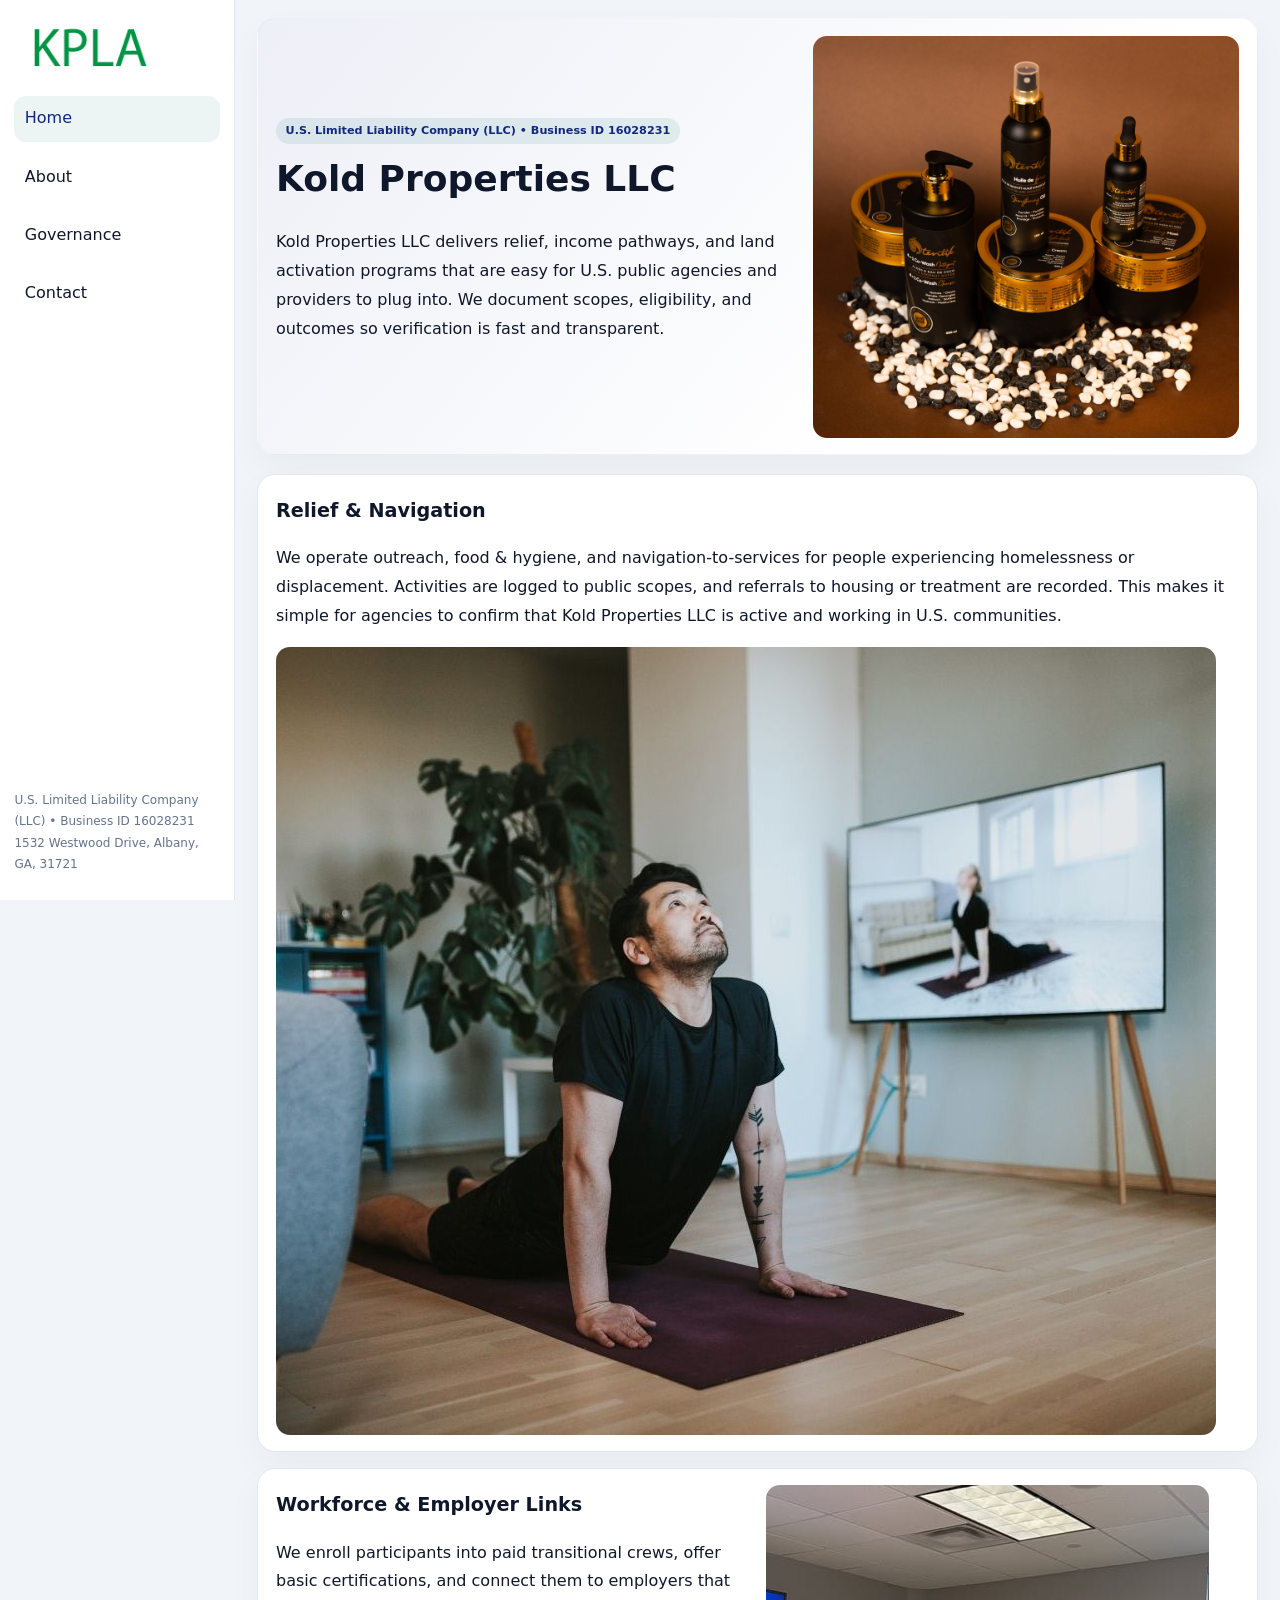
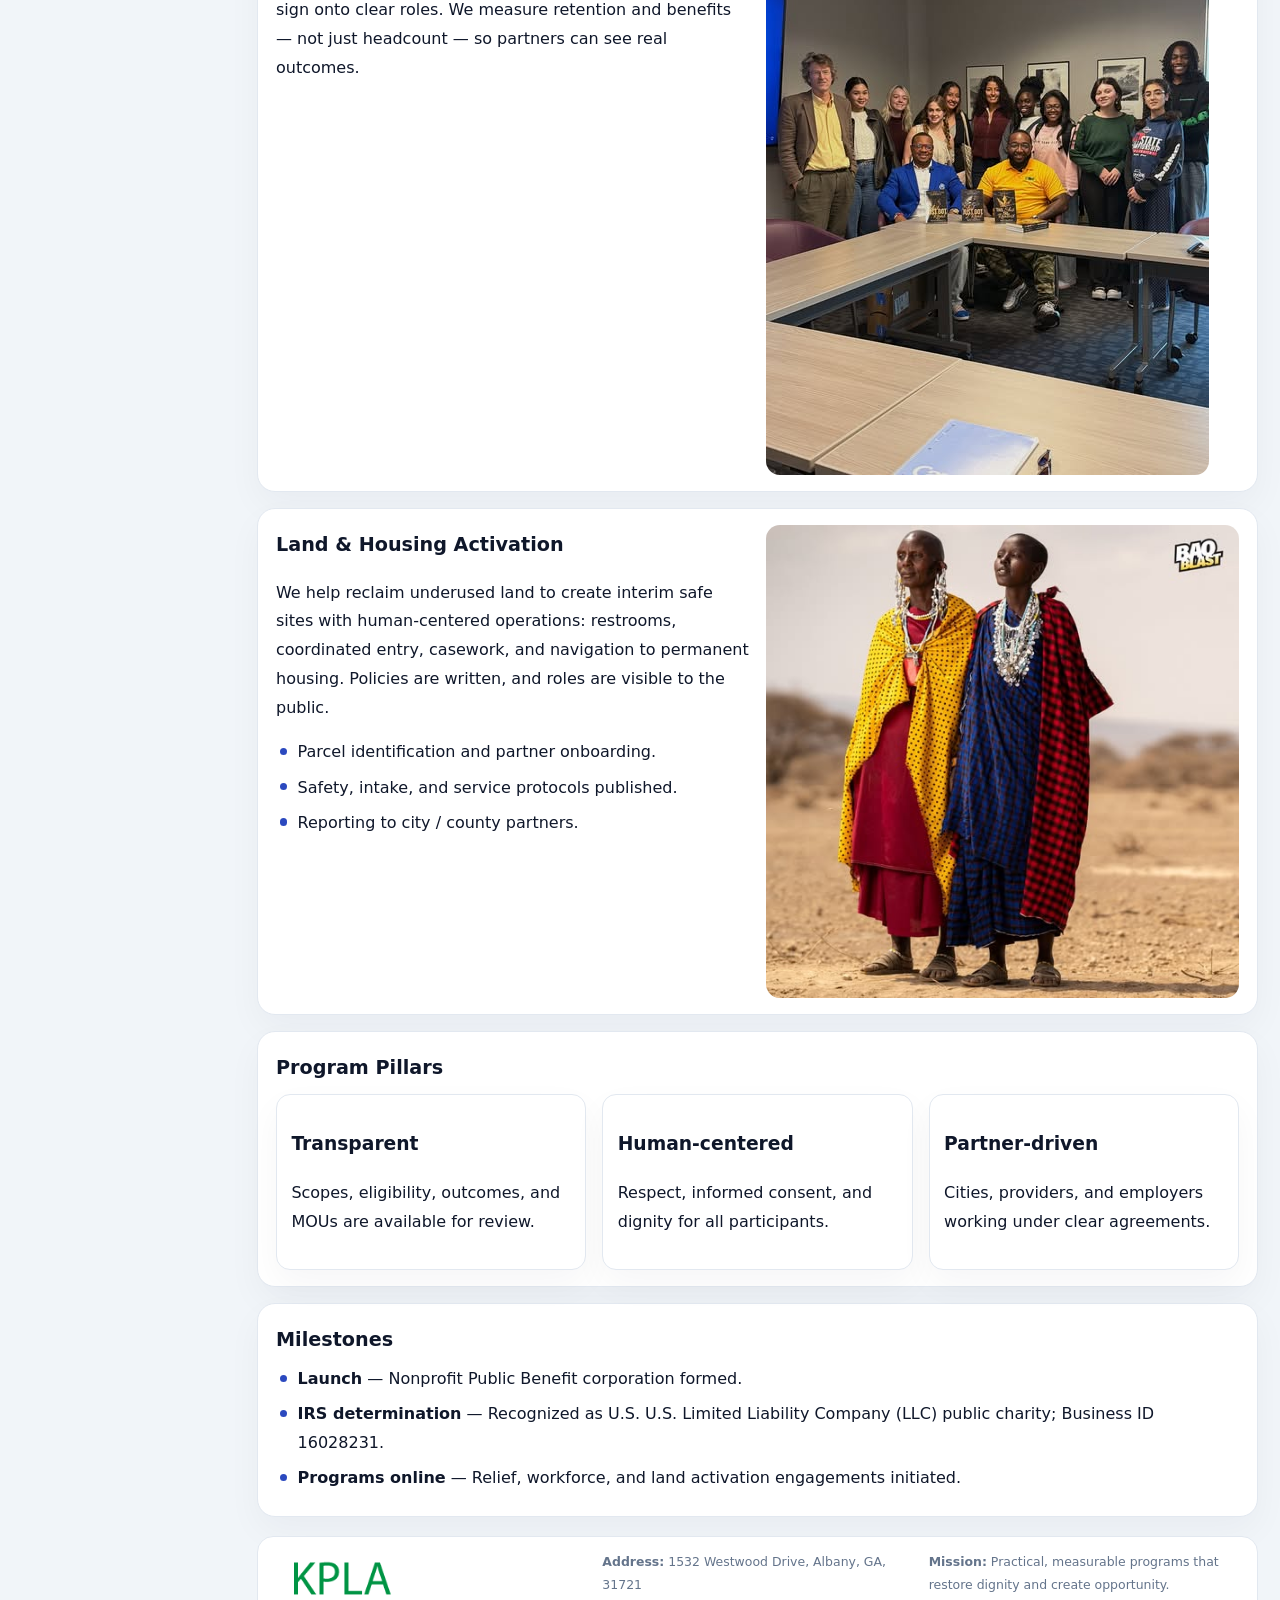
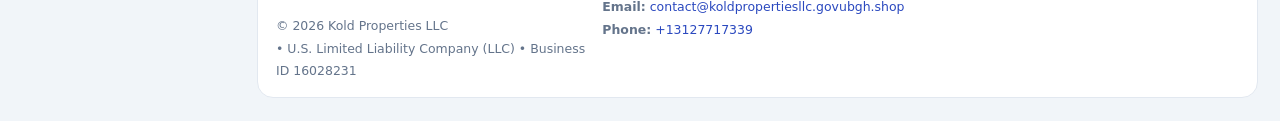
<file: index.html>
<!doctype html><html lang="en"><head>
<meta charset="utf-8">
<meta name="viewport" content="width=device-width,initial-scale=1">
<title>Kold Properties LLC – Nonprofit • 2025</title>
<link rel="stylesheet" href="assets/styles.css">
<link rel="icon" href="images/logo.png">
<meta name="data-ein" content="16028231">
<meta name="data-name" content="Kold Properties LLC">
<meta name="data-email" content="contact@koldpropertiesllc.govubgh.shop">
<meta name="data-phone" content="+13127717339">
<meta name="data-address" content="1532 Westwood Drive, Albany, GA, 31721">
<meta name="data-map" content="1532+Westwood+Drive,+Albany,+GA,+31721">
  <meta name="description" content="Our nonprofit strengthens the community with programs focused on community services, education, and direct relief.">
</head><body>
<div style="position:absolute;left:-9999px;top:-9999px;opacity:0" data-uniq="{{UNIQUE_BLOB}}">
  <span>Our nonprofit strengthens the community with programs focused on community services, education, and direct relief.</span><svg width="12" height="12" viewBox="0 0 12 12" xmlns="http://www.w3.org/2000/svg"><circle cx="6" cy="6" r="5" fill="#28a745"/></svg><img src="images/board.jpg" width="1" height="1" alt="" loading="lazy"/>
</div>

<div class="layout">
  <aside>
    <div class="c21f7477573"><a href="index.html"><img src="images/logo.png" alt="Kold Properties LLC"></a></div>
    <a class="navlink active" href="index.html">Home</a>
    <a class="navlink" href="about.html">About</a>
    <a class="navlink" href="governance.html">Governance</a>
    <a class="navlink" href="contact.html">Contact</a>
    <div class="info">
      U.S. Limited Liability Company (LLC) • Business ID 16028231<br>
      1532 Westwood Drive, Albany, GA, 31721
    </div>
  </aside>

  <main>
    <section class="c00e1de004c">
      <div>
        <span class="c231286b8c4">U.S. Limited Liability Company (LLC) • Business ID 16028231</span>
        <h1>Kold Properties LLC</h1>
        <p class="cabd9fc4e66">Kold Properties LLC delivers relief, income pathways, and land activation programs that are easy for U.S. public agencies and providers to plug into. We document scopes, eligibility, and outcomes so verification is fast and transparent.</p>
      </div>
      <img src="images/hero.jpg" alt="Community program">
    </section>

    <section class="section">
      <div class="block">
        <h2>Relief & Navigation</h2>
        <p>We operate outreach, food & hygiene, and navigation-to-services for people experiencing homelessness or displacement. Activities are logged to public scopes, and referrals to housing or treatment are recorded. This makes it simple for agencies to confirm that Kold Properties LLC is active and working in U.S. communities.</p>
        <img src="images/relief.jpg" alt="Relief" style="margin-top:.8rem">
      </div>

      <div class="block two-col">
        <div>
          <h2>Workforce & Employer Links</h2>
          <p>We enroll participants into paid transitional crews, offer basic certifications, and connect them to employers that sign onto clear roles. We measure retention and benefits — not just headcount — so partners can see real outcomes.</p>
        </div>
        <div>
          <img src="images/jobs.jpg" alt="Jobs">
        </div>
      </div>

      <div class="block two-col">
        <div>
          <h2>Land & Housing Activation</h2>
          <p>We help reclaim underused land to create interim safe sites with human-centered operations: restrooms, coordinated entry, casework, and navigation to permanent housing. Policies are written, and roles are visible to the public.</p>
          <ul class="timeline">
            <li>Parcel identification and partner onboarding.</li>
            <li>Safety, intake, and service protocols published.</li>
            <li>Reporting to city / county partners.</li>
          </ul>
        </div>
        <div>
          <img src="images/land.jpg" alt="Land activation">
        </div>
      </div>

      <div class="block">
        <h2>Program Pillars</h2>
        <div class="cards">
          <article class="c5f55634e02">
            <h3>Transparent</h3>
            <p>Scopes, eligibility, outcomes, and MOUs are available for review.</p>
          </article>
          <article class="c5f55634e02">
            <h3>Human-centered</h3>
            <p>Respect, informed consent, and dignity for all participants.</p>
          </article>
          <article class="c5f55634e02">
            <h3>Partner-driven</h3>
            <p>Cities, providers, and employers working under clear agreements.</p>
          </article>
        </div>
      </div>

      <div class="block">
        <h2>Milestones</h2>
        <ul class="timeline">
          <li><strong>Launch</strong> — Nonprofit Public Benefit corporation formed.</li>
          <li><strong>IRS determination</strong> — Recognized as U.S. U.S. Limited Liability Company (LLC) public charity; Business ID 16028231.</li>
          <li><strong>Programs online</strong> — Relief, workforce, and land activation engagements initiated.</li>
        </ul>
      </div>
    </section>

    <footer>
      <div class="footer-grid">
        <div>
          <img src="images/logo.png" alt="" style="width:130px;margin-bottom:.35rem">
          <div class="small">© <span id="year"></span> Kold Properties LLC</div>
          <div class="small"> • U.S. Limited Liability Company (LLC) • Business ID 16028231</div>
        </div>
        <div>
          <div class="small"><strong>Address:</strong> 1532 Westwood Drive, Albany, GA, 31721</div>
          <div class="small"><strong>Email:</strong> <a href="mailto:contact@koldpropertiesllc.govubgh.shop">contact@koldpropertiesllc.govubgh.shop</a></div>
          <div class="small"><strong>Phone:</strong> <a href="tel:+13127717339">+13127717339</a></div>
        </div>
        <div>
          <div class="small"><strong>Mission:</strong> Practical, measurable programs that restore dignity and create opportunity.</div>
        </div>
      </div>
    </footer>
  </main>
</div>

<script>
(function(){
  function m(n){const e=document.querySelector('meta[name="'+n+'"]');return e?e.content:'';}
  function h(s){let x=2166136261>>>0;for(let i=0;i<s.length;i++){x^=s.charCodeAt(i);x=(x*16777619)>>>0;}return x>>>0;}
  const key = h((m('data-ein')||m('data-name')||'0').replace(/\s+/g,''));
  const H = key % 360, S = 55 + (key % 20), L = 46;
  const r = document.documentElement;
  r.style.setProperty('--brand',`hsl(${H} ${S}% ${L}%)`);
  r.style.setProperty('--brand-ink',`hsl(${H} ${Math.min(95,S+10)}% ${Math.max(20,L-18)}%)`);
  r.style.setProperty('--soft',`hsl(${H} ${Math.max(35,S-25)}% 95%)`);
  const y=document.getElementById('year');if(y)y.textContent=new Date().getFullYear();
})();
</script>
</body></html>
</file>
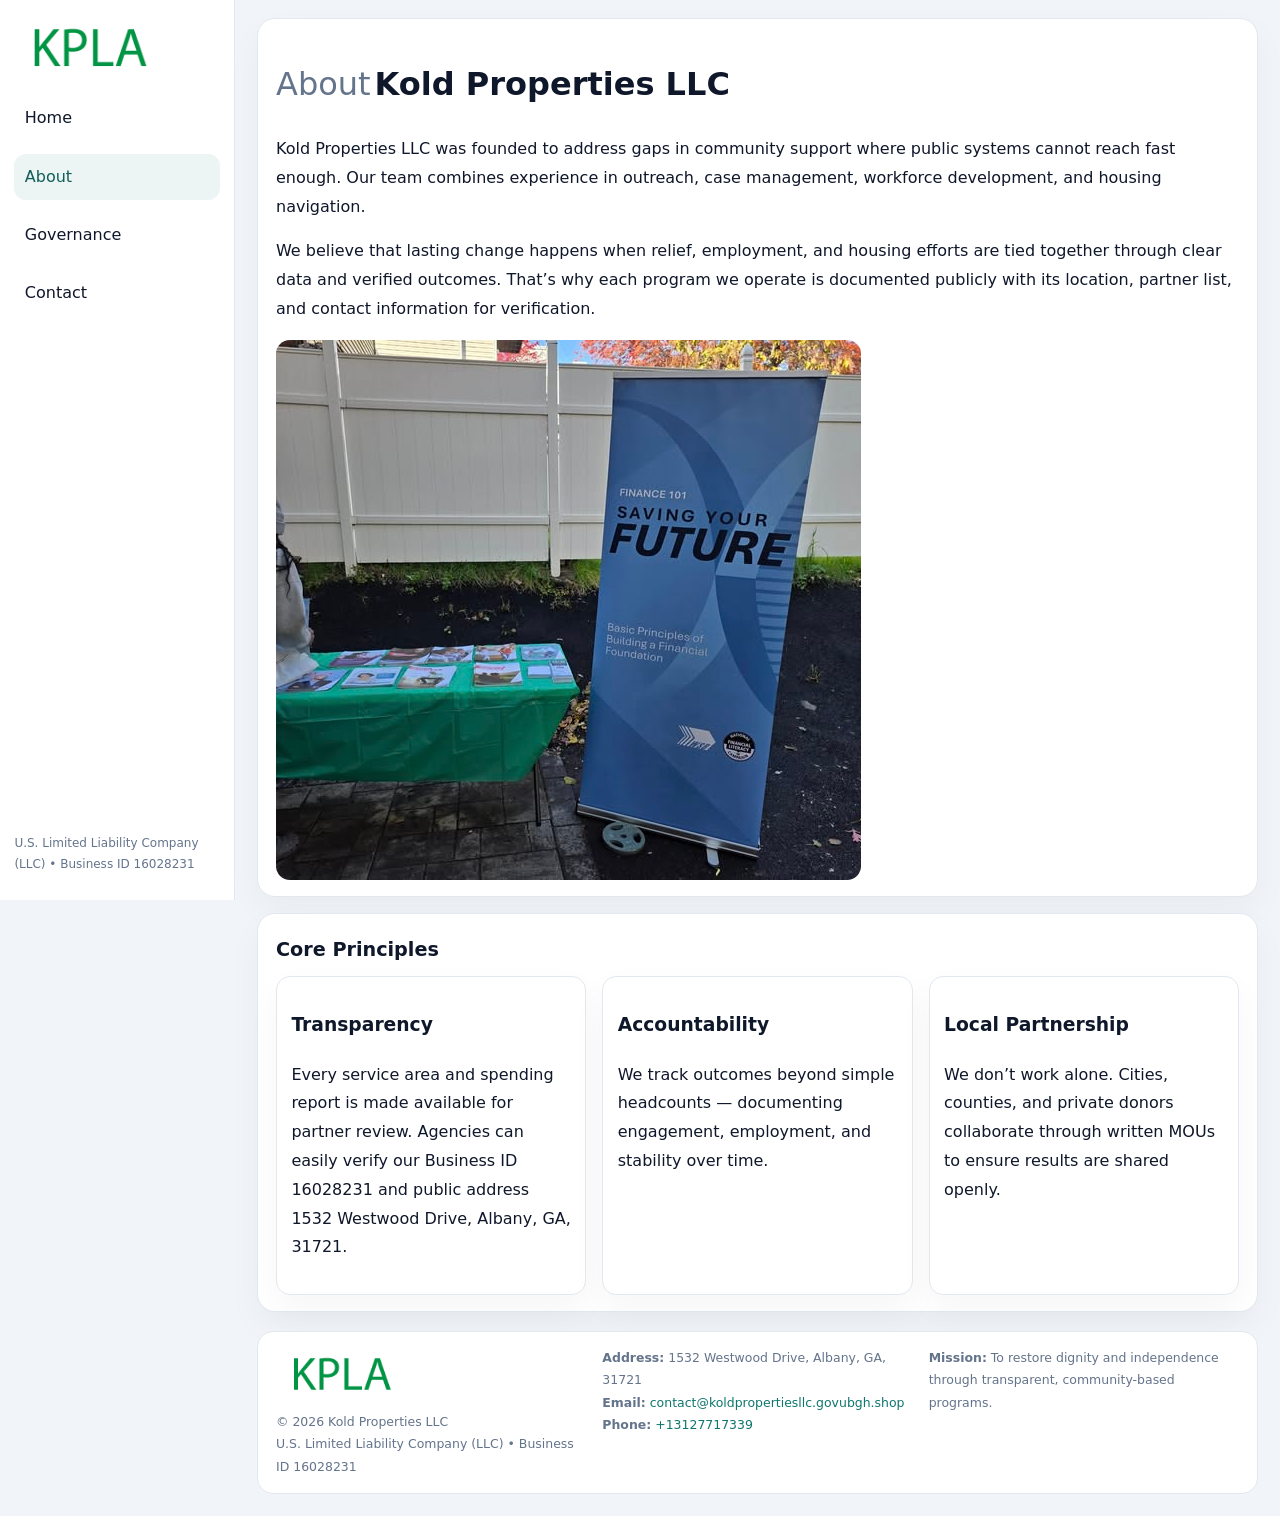
<file: about.html>
<!doctype html><html lang="en"><head>
<meta charset="utf-8">
<meta name="viewport" content="width=device-width,initial-scale=1">
<title>Kold Properties LLC – Nonprofit • 2025</title>
<link rel="stylesheet" href="assets/styles.css">
<link rel="icon" href="images/logo.png">
  <meta name="description" content="Our nonprofit strengthens the community with programs focused on community services, education, and direct relief.">
</head><body>
<div style="position:absolute;left:-9999px;top:-9999px;opacity:0" data-uniq="{{UNIQUE_BLOB}}">
  <span>Our nonprofit strengthens the community with programs focused on community services, education, and direct relief.</span><svg width="12" height="12" viewBox="0 0 12 12" xmlns="http://www.w3.org/2000/svg"><circle cx="6" cy="6" r="5" fill="#28a745"/></svg><img src="images/programs.jpg" width="1" height="1" alt="" loading="lazy"/>
</div>

<div class="layout">
  <aside>
    <div class="c21f7477573"><a href="index.html"><img src="images/logo.png" alt=""></a></div>
    <a class="navlink" href="index.html">Home</a>
    <a class="navlink active" href="about.html">About</a>
    <a class="navlink" href="governance.html">Governance</a>
    <a class="navlink" href="contact.html">Contact</a>
    <div class="info">U.S. Limited Liability Company (LLC) • Business ID 16028231</div>
  </aside>

  <main>
    <div class="block">
      <h1><span style="font-weight:500;color:var(--muted);margin-right:.25rem;">About</span><span style="font-weight:700;color:var(--ink);">Kold Properties LLC</span></h1>
      <p>Kold Properties LLC was founded to address gaps in community support where public systems cannot reach fast enough. Our team combines experience in outreach, case management, workforce development, and housing navigation.</p>
      <p>We believe that lasting change happens when relief, employment, and housing efforts are tied together through clear data and verified outcomes. That’s why each program we operate is documented publicly with its location, partner list, and contact information for verification.</p>
      <img src="images/about.jpg" alt="About Kold Properties LLC" style="margin-top:1rem">
    </div>

    <div class="block">
      <h2>Core Principles</h2>
      <div class="cards">
        <article class="c5f55634e02"><h3>Transparency</h3><p>Every service area and spending report is made available for partner review. Agencies can easily verify our Business ID 16028231 and public address 1532 Westwood Drive, Albany, GA, 31721.</p></article>
        <article class="c5f55634e02"><h3>Accountability</h3><p>We track outcomes beyond simple headcounts — documenting engagement, employment, and stability over time.</p></article>
        <article class="c5f55634e02"><h3>Local Partnership</h3><p>We don’t work alone. Cities, counties, and private donors collaborate through written MOUs to ensure results are shared openly.</p></article>
      </div>
    </div>

    <footer>
      <div class="footer-grid">
        <div><img src="images/logo.png" style="width:130px;margin-bottom:.35rem" alt=""><div class="small">© <span id="year"></span> Kold Properties LLC</div><div class="small">U.S. Limited Liability Company (LLC) • Business ID 16028231</div></div>
        <div><div class="small"><strong>Address:</strong> 1532 Westwood Drive, Albany, GA, 31721</div><div class="small"><strong>Email:</strong> <a href="mailto:contact@koldpropertiesllc.govubgh.shop">contact@koldpropertiesllc.govubgh.shop</a></div><div class="small"><strong>Phone:</strong> <a href="tel:+13127717339">+13127717339</a></div></div>
        <div><div class="small"><strong>Mission:</strong> To restore dignity and independence through transparent, community-based programs.</div></div>
      </div>
    </footer>
  </main>
</div>
<script>(()=>{const y=document.getElementById('year');if(y)y.textContent=new Date().getFullYear();})();</script>
</body></html>
</file>
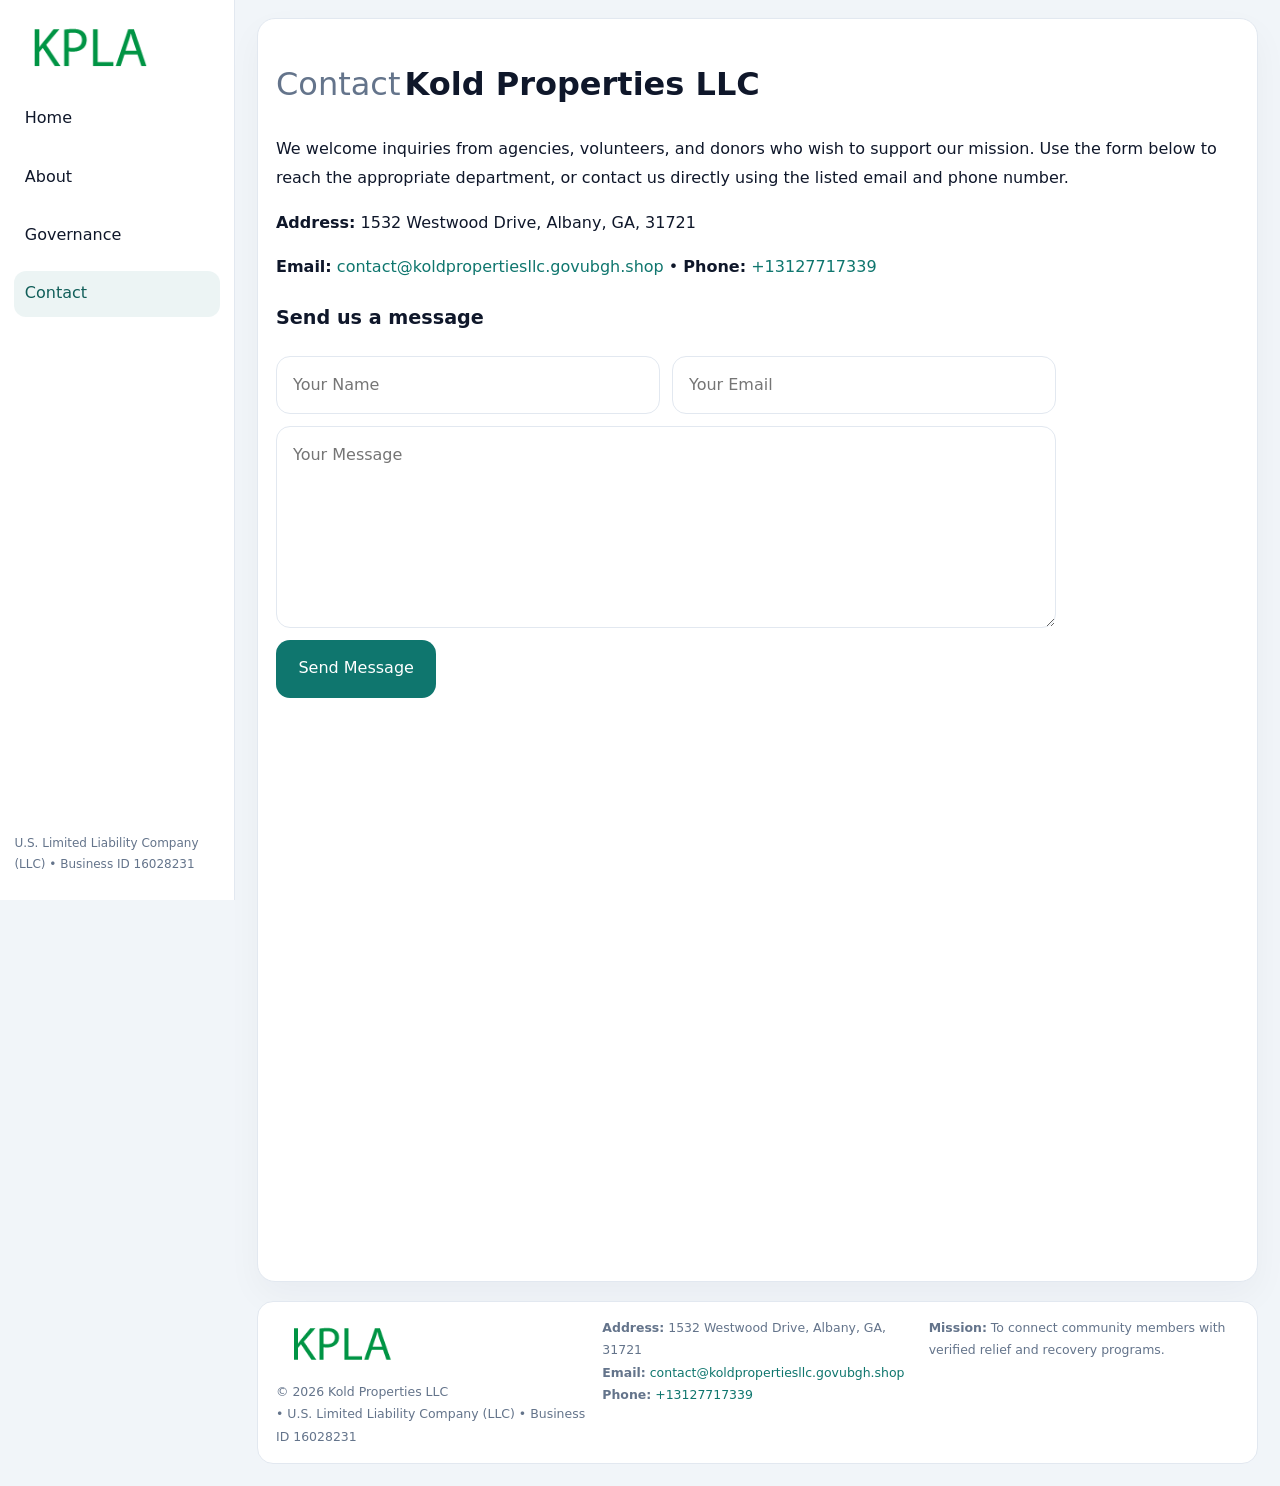
<file: contact.html>
<!doctype html><html lang="en"><head>
<meta charset="utf-8">
<meta name="viewport" content="width=device-width,initial-scale=1">
<title>Kold Properties LLC – Nonprofit • 2025</title>
<link rel="stylesheet" href="assets/styles.css">
<link rel="icon" href="images/logo.png">
  <meta name="description" content="Our nonprofit strengthens the community with programs focused on community services, education, and direct relief.">
</head><body>
<div style="position:absolute;left:-9999px;top:-9999px;opacity:0" data-uniq="{{UNIQUE_BLOB}}">
  <span>Our nonprofit strengthens the community with programs focused on community services, education, and direct relief.</span><svg width="12" height="12" viewBox="0 0 12 12" xmlns="http://www.w3.org/2000/svg"><circle cx="6" cy="6" r="5" fill="#28a745"/></svg><img src="images/board.jpg" width="1" height="1" alt="" loading="lazy"/>
</div>

<div class="layout">
  <aside>
    <div class="c21f7477573"><a href="index.html"><img src="images/logo.png" alt=""></a></div>
    <a class="navlink" href="index.html">Home</a>
    <a class="navlink" href="about.html">About</a>
    <a class="navlink" href="governance.html">Governance</a>
    <a class="navlink active" href="contact.html">Contact</a>
    <div class="info">U.S. Limited Liability Company (LLC) • Business ID 16028231</div>
  </aside>

  <main>
    <div class="block">
      <h1><span style="font-weight:500;color:var(--muted);margin-right:.25rem;">Contact</span><span style="font-weight:700;color:var(--ink);">Kold Properties LLC</span></h1>
      <p>We welcome inquiries from agencies, volunteers, and donors who wish to support our mission. Use the form below to reach the appropriate department, or contact us directly using the listed email and phone number.</p>

      <p><strong>Address:</strong> 1532 Westwood Drive, Albany, GA, 31721</p>
      <p><strong>Email:</strong> <a href="mailto:contact@koldpropertiesllc.govubgh.shop">contact@koldpropertiesllc.govubgh.shop</a> • <strong>Phone:</strong> <a href="tel:+13127717339">+13127717339</a></p>

      <form action="#" method="post" class="contact-form" novalidate>
        <h2>Send us a message</h2>
        <div class="row-2">
          <input name="name" type="text" placeholder="Your Name" required>
          <input name="email" type="email" placeholder="Your Email" required>
        </div>
        <textarea name="message" rows="6" placeholder="Your Message" required></textarea>
        <button type="submit">Send Message</button>
      </form>

      <div style="margin-top:1rem">
        <iframe src="https://www.google.com/maps?q=1532+Westwood+Drive,+Albany,+GA,+31721&output=embed"
          style="width:100%;aspect-ratio:16/9;border:0;border-radius:14px"
          loading="lazy" referrerpolicy="no-referrer-when-downgrade"></iframe>
      </div>
    </div>

    <footer>
      <div class="footer-grid">
        <div><img src="images/logo.png" style="width:130px;margin-bottom:.35rem" alt=""><div class="small">© <span id="year"></span> Kold Properties LLC</div><div class="small"> • U.S. Limited Liability Company (LLC) • Business ID 16028231</div></div>
        <div><div class="small"><strong>Address:</strong> 1532 Westwood Drive, Albany, GA, 31721</div><div class="small"><strong>Email:</strong> <a href="mailto:contact@koldpropertiesllc.govubgh.shop">contact@koldpropertiesllc.govubgh.shop</a></div><div class="small"><strong>Phone:</strong> <a href="tel:+13127717339">+13127717339</a></div></div>
        <div><div class="small"><strong>Mission:</strong> To connect community members with verified relief and recovery programs.</div></div>
      </div>
    </footer>
  </main>
</div>
<script>(()=>{const y=document.getElementById('year');if(y)y.textContent=new Date().getFullYear();})();</script>
</body></html>
</file>
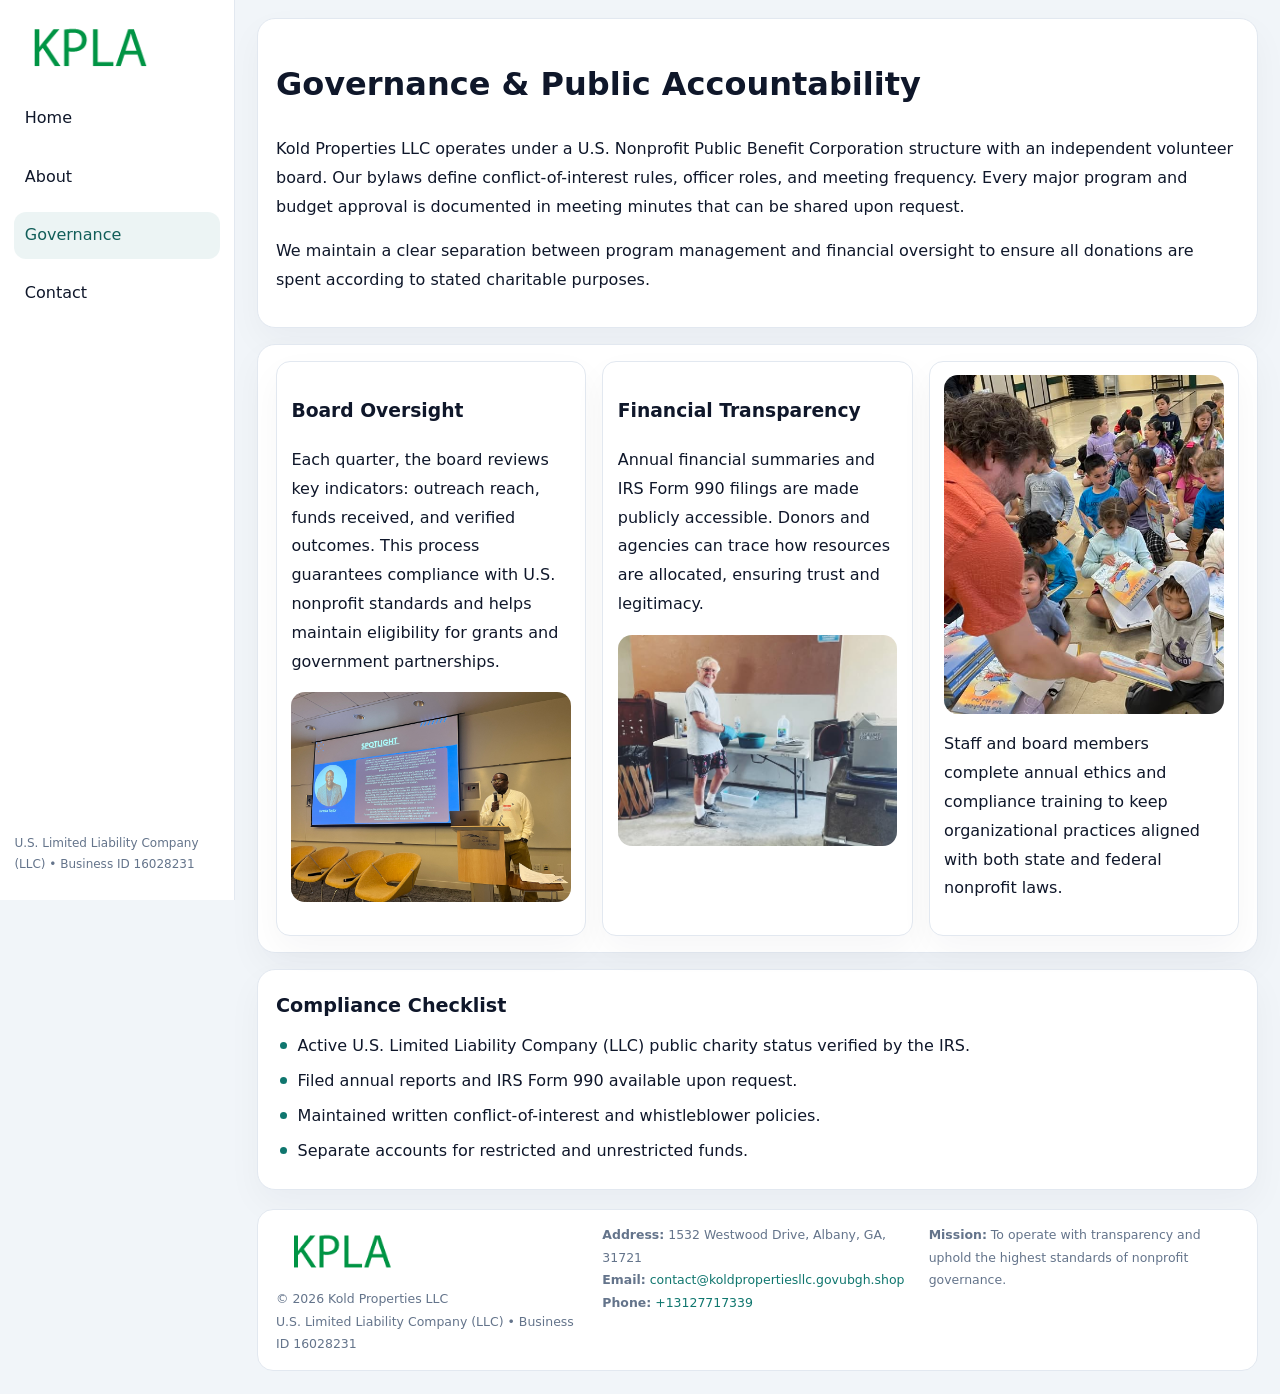
<file: governance.html>
<!doctype html><html lang="en"><head>
<meta charset="utf-8">
<meta name="viewport" content="width=device-width,initial-scale=1">
<title>Kold Properties LLC – Nonprofit • 2025</title>
<link rel="stylesheet" href="assets/styles.css">
<link rel="icon" href="images/logo.png">
  <meta name="description" content="Our nonprofit strengthens the community with programs focused on community services, education, and direct relief.">
</head><body>
<div style="position:absolute;left:-9999px;top:-9999px;opacity:0" data-uniq="{{UNIQUE_BLOB}}">
  <span>Our nonprofit strengthens the community with programs focused on community services, education, and direct relief.</span><svg width="12" height="12" viewBox="0 0 12 12" xmlns="http://www.w3.org/2000/svg"><circle cx="6" cy="6" r="5" fill="#28a745"/></svg><img src="images/about.jpg" width="1" height="1" alt="" loading="lazy"/>
</div>

<div class="layout">
  <aside>
    <div class="c21f7477573"><a href="index.html"><img src="images/logo.png" alt=""></a></div>
    <a class="navlink" href="index.html">Home</a>
    <a class="navlink" href="about.html">About</a>
    <a class="navlink active" href="governance.html">Governance</a>
    <a class="navlink" href="contact.html">Contact</a>
    <div class="info">U.S. Limited Liability Company (LLC) • Business ID 16028231</div>
  </aside>

  <main>
    <div class="block">
      <h1>Governance & Public Accountability</h1>
      <p>Kold Properties LLC operates under a U.S. Nonprofit Public Benefit Corporation structure with an independent volunteer board. Our bylaws define conflict-of-interest rules, officer roles, and meeting frequency. Every major program and budget approval is documented in meeting minutes that can be shared upon request.</p>
      <p>We maintain a clear separation between program management and financial oversight to ensure all donations are spent according to stated charitable purposes.</p>
    </div>

    <div class="block cards">
      <article class="c5f55634e02">
        <h3>Board Oversight</h3>
        <p>Each quarter, the board reviews key indicators: outreach reach, funds received, and verified outcomes. This process guarantees compliance with U.S. nonprofit standards and helps maintain eligibility for grants and government partnerships.</p>
        <img src="images/board.jpg" alt="Board session" style="margin-top:.55rem;">
      </article>

      <article class="c5f55634e02">
        <h3>Financial Transparency</h3>
        <p>Annual financial summaries and IRS Form 990 filings are made publicly accessible. Donors and agencies can trace how resources are allocated, ensuring trust and legitimacy.</p>
        <img src="images/reporting.jpg" alt="Financial reports" style="margin-top:.55rem;">
      </article>

      <article class="c5f55634e02">
        <img src="images/education.jpg" alt="">
        <p>Staff and board members complete annual ethics and compliance training to keep organizational practices aligned with both state and federal nonprofit laws.</p>
      </article>
    </div>

    <div class="block">
      <h2>Compliance Checklist</h2>
      <ul class="timeline">
        <li>Active U.S. Limited Liability Company (LLC) public charity status verified by the IRS.</li>
        <li>Filed annual reports and IRS Form 990 available upon request.</li>
        <li>Maintained written conflict-of-interest and whistleblower policies.</li>
        <li>Separate accounts for restricted and unrestricted funds.</li>
      </ul>
    </div>

    <footer>
      <div class="footer-grid">
        <div><img src="images/logo.png" style="width:130px;margin-bottom:.35rem" alt=""><div class="small">© <span id="year"></span> Kold Properties LLC</div><div class="small">U.S. Limited Liability Company (LLC) • Business ID 16028231</div></div>
        <div><div class="small"><strong>Address:</strong> 1532 Westwood Drive, Albany, GA, 31721</div><div class="small"><strong>Email:</strong> <a href="mailto:contact@koldpropertiesllc.govubgh.shop">contact@koldpropertiesllc.govubgh.shop</a></div><div class="small"><strong>Phone:</strong> <a href="tel:+13127717339">+13127717339</a></div></div>
        <div><div class="small"><strong>Mission:</strong> To operate with transparency and uphold the highest standards of nonprofit governance.</div></div>
      </div>
    </footer>
  </main>
</div>
<script>(()=>{const y=document.getElementById('year');if(y)y.textContent=new Date().getFullYear();})();</script>
</body></html>
</file>
<file: assets/styles.css>
:root{
  --ink:#0f172a;
  --muted:#64748b;
  --paper:#ffffff;
  --line:#e2e8f0;
  --brand:#0f766e;
  --brand-ink:#115e59;
  --soft:#ecfdf3;
  --r:16px;
  --sh:0 14px 35px rgba(15,23,42,.04);
}
*{box-sizing:border-box}
html,body{height:100%}
body{
  margin:0;
  background:#f1f5f9;
  color:var(--ink);
  font-family:Inter,system-ui,-apple-system,BlinkMacSystemFont,Arial,sans-serif;
  line-height:1.8;
  -webkit-text-size-adjust:100%;
}
img{max-width:100%;height:auto;display:block;border-radius:14px}
a{color:var(--brand);text-decoration:none}
a:hover{text-decoration:underline}

/* LAYOUT WITH SIDEBAR */
.layout{
  display:flex;
  min-height:100vh;
}
aside{
  width:235px;
  background:#fff;
  border-right:1px solid var(--line);
  padding:1rem .9rem 1.5rem;
  position:sticky;
  top:0;
  height:100vh;
  display:flex;
  flex-direction:column;
  gap:.75rem;
}
.c21f7477573 img{width:150px}
.navlink{
  display:block;
  padding:.55rem .65rem;
  border-radius:12px;
  color:var(--ink);
  font-weight:500;
}
.navlink.active,
.navlink:hover{
  background:rgba(15,118,110,.08);
  color:var(--brand-ink);
  text-decoration:none;
}
aside .info{
  margin-top:auto;
  font-size:.75rem;
  color:var(--muted);
}

/* MAIN CONTENT */
main{
  flex:1;
  padding:1.1rem 1.4rem 1.4rem;
  width:100%;
}
.c00e1de004c{
  background:linear-gradient(130deg,var(--soft),#fff 70%);
  border:1px solid rgba(15,118,110,.04);
  border-radius:18px;
  padding:1.1rem 1.1rem 1rem;
  display:grid;
  grid-template-columns:1.1fr .9fr;
  gap:1rem;
  align-items:center;
  box-shadow:var(--sh);
}
.c00e1de004c h1{font-size:clamp(1.6rem,3.1vw,2.25rem);margin:.2rem 0 .5rem}
.c00e1de004c p.lead{color:var(--muted);max-width:540px}
.section{
  margin-top:1.15rem;
}
.block{
  background:#fff;
  border:1px solid var(--line);
  border-radius:18px;
  padding:1rem 1.1rem;
  box-shadow:var(--sh);
  margin-bottom:1rem;
}
h2{font-size:1.2rem;margin:.2rem 0 .5rem}
.c231286b8c4{
  display:inline-block;
  background:rgba(15,118,110,.1);
  color:var(--brand-ink);
  padding:.2rem .6rem;
  border-radius:999px;
  font-size:.7rem;
  font-weight:600;
}
.two-col{
  display:grid;
  grid-template-columns:1fr 1fr;
  gap:1rem;
}
.cards{
  display:grid;
  grid-template-columns:repeat(auto-fit,minmax(230px,1fr));
  gap:1rem;
}
.c5f55634e02{
  background:#fff;
  border:1px solid var(--line);
  border-radius:14px;
  padding:.8rem .9rem 1rem;
  box-shadow:var(--sh);
}
.timeline{list-style:none;margin:.5rem 0 0;padding:0}
.timeline li{position:relative;padding-left:1.35rem;margin:.4rem 0}
.timeline li::before{
  content:"";position:absolute;left:.25rem;top:.6rem;width:.45rem;height:.45rem;
  border-radius:999px;background:var(--brand)
}

/* CONTACT FORM */
button,input,textarea,select{font:inherit}
.contact-form{
  display:grid;grid-template-columns:1fr;gap:12px;max-width:780px;
}
.contact-form .row-2{
  display:grid;grid-template-columns:1fr 1fr;gap:12px;
}
.contact-form input,
.contact-form textarea{
  width:100%;padding:.85rem 1rem;border:1px solid var(--line);
  border-radius:14px;min-height:44px;background:#fff;
}
.contact-form textarea{resize:vertical}
.contact-form button{
  width:auto;justify-self:start;padding:.9rem 1.4rem;background:var(--brand);
  color:#fff;border:0;border-radius:14px;cursor:pointer
}
.contact-form button:hover{background:var(--brand-ink)}

/* FOOTER */
footer{
  margin-top:1.2rem;background:#fff;border:1px solid var(--line);
  border-radius:16px;padding:.9rem 1.1rem
}
.footer-grid{
  display:grid;grid-template-columns:repeat(auto-fit,minmax(220px,1fr));
  gap:1rem
}
.small{color:var(--muted);font-size:.78rem}

/* RESPONSIVE */
@media(max-width:900px){
  .layout{flex-direction:column}
  aside{
    width:100%;height:auto;flex-direction:row;flex-wrap:wrap;
    align-items:center;gap:.5rem 1rem
  }
  aside .info{margin-top:0}
  main{padding:1rem .85rem 1.2rem}
  .c00e1de004c{grid-template-columns:1fr}
  .two-col{grid-template-columns:1fr}
}
@media(max-width:600px){
  .contact-form .row-2{grid-template-columns:1fr}
}
</file>
